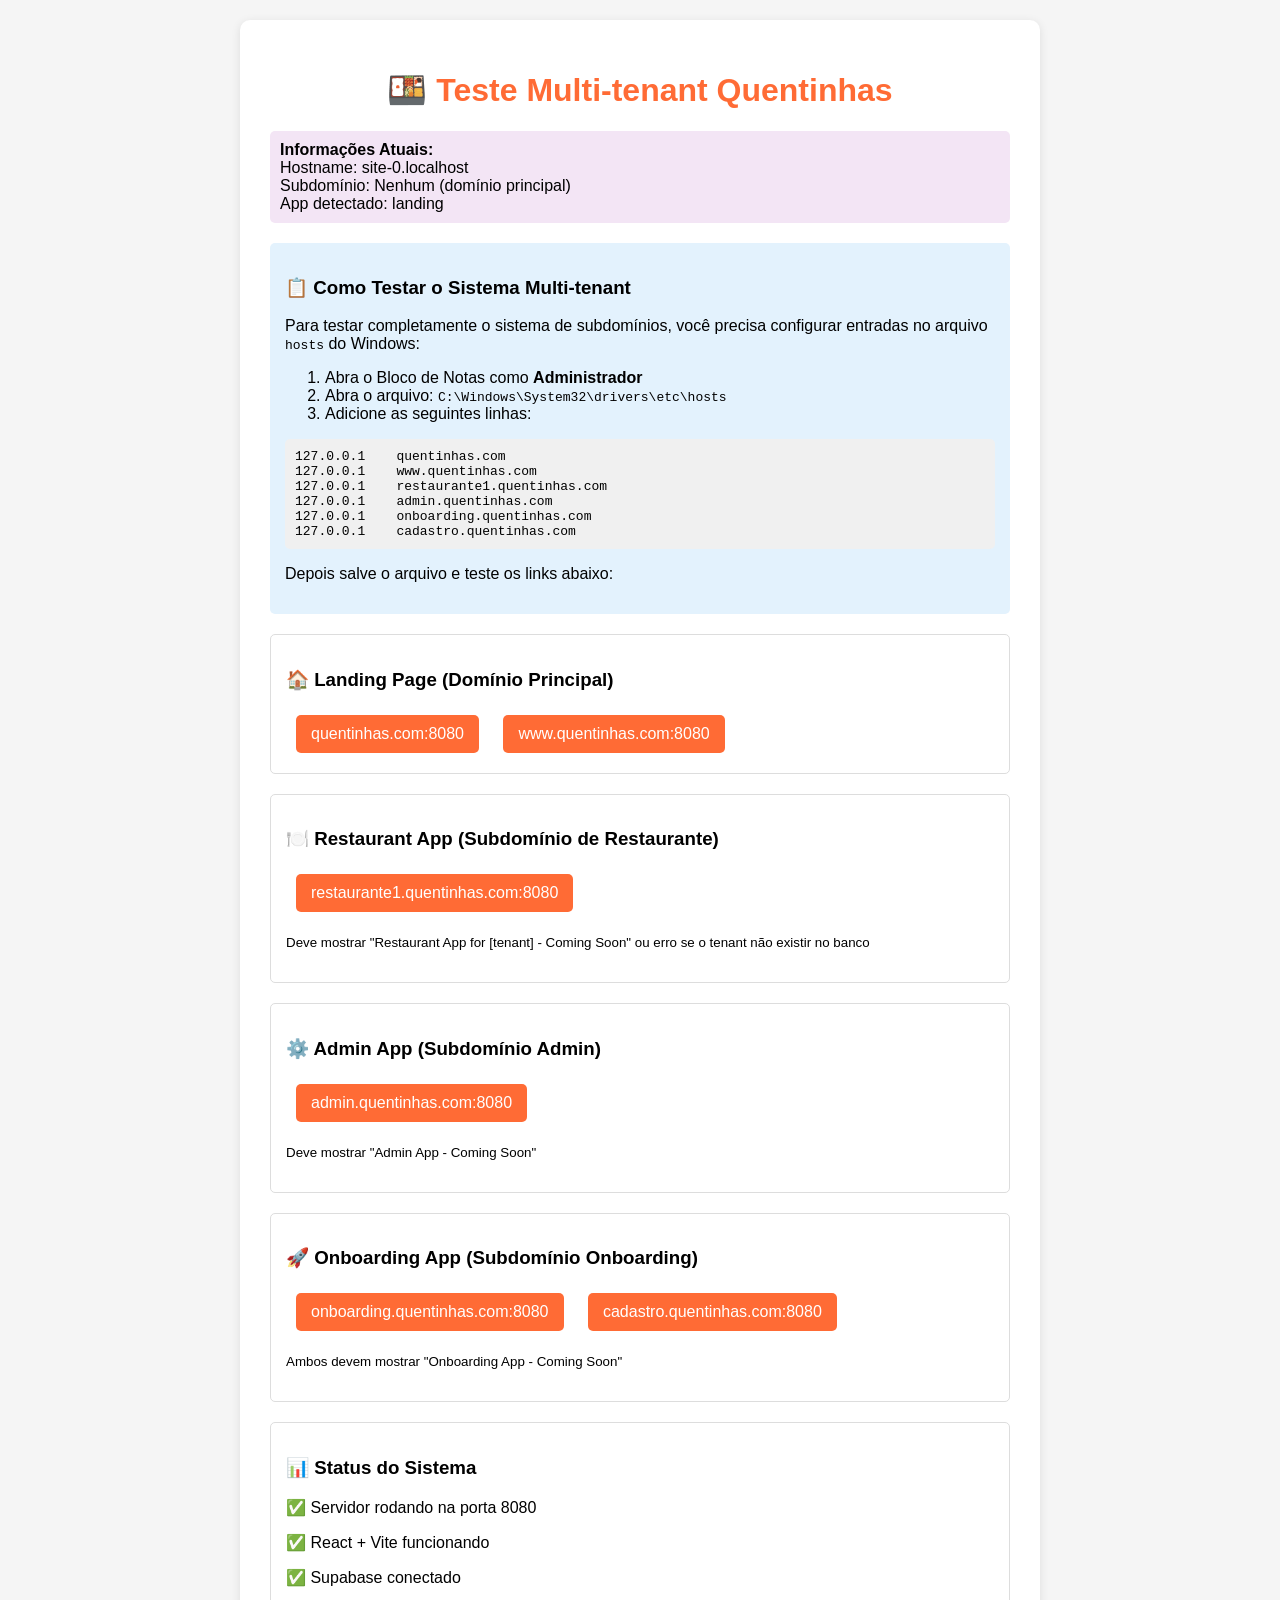
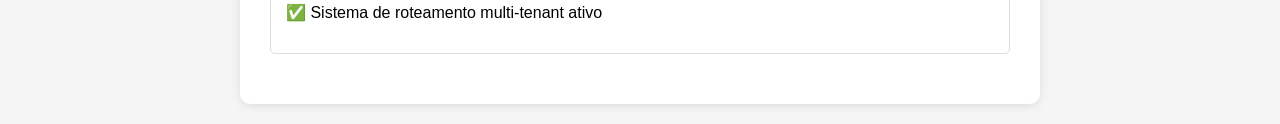
<file: test-subdomain.html>
<!DOCTYPE html>
<html lang="pt-BR">
<head>
    <meta charset="UTF-8">
    <meta name="viewport" content="width=device-width, initial-scale=1.0">
    <title>Teste Multi-tenant - Quentinhas</title>
    <style>
        body {
            font-family: Arial, sans-serif;
            max-width: 800px;
            margin: 0 auto;
            padding: 20px;
            background: #f5f5f5;
        }
        .container {
            background: white;
            padding: 30px;
            border-radius: 10px;
            box-shadow: 0 2px 10px rgba(0,0,0,0.1);
        }
        h1 {
            color: #FF6B35;
            text-align: center;
        }
        .test-section {
            margin: 20px 0;
            padding: 15px;
            border: 1px solid #ddd;
            border-radius: 5px;
        }
        .test-link {
            display: inline-block;
            margin: 5px 10px;
            padding: 10px 15px;
            background: #FF6B35;
            color: white;
            text-decoration: none;
            border-radius: 5px;
            transition: background 0.3s;
        }
        .test-link:hover {
            background: #e55a2b;
        }
        .info {
            background: #e3f2fd;
            padding: 15px;
            border-radius: 5px;
            margin: 20px 0;
        }
        .current-info {
            background: #f3e5f5;
            padding: 10px;
            border-radius: 5px;
            margin: 10px 0;
        }
    </style>
</head>
<body>
    <div class="container">
        <h1>🍱 Teste Multi-tenant Quentinhas</h1>
        
        <div class="current-info">
            <strong>Informações Atuais:</strong><br>
            <span id="current-hostname"></span><br>
            <span id="current-subdomain"></span><br>
            <span id="detected-app"></span>
        </div>

        <div class="info">
            <h3>📋 Como Testar o Sistema Multi-tenant</h3>
            <p>Para testar completamente o sistema de subdomínios, você precisa configurar entradas no arquivo <code>hosts</code> do Windows:</p>
            <ol>
                <li>Abra o Bloco de Notas como <strong>Administrador</strong></li>
                <li>Abra o arquivo: <code>C:\Windows\System32\drivers\etc\hosts</code></li>
                <li>Adicione as seguintes linhas:</li>
            </ol>
            <pre style="background: #f0f0f0; padding: 10px; border-radius: 5px;">
127.0.0.1    quentinhas.com
127.0.0.1    www.quentinhas.com
127.0.0.1    restaurante1.quentinhas.com
127.0.0.1    admin.quentinhas.com
127.0.0.1    onboarding.quentinhas.com
127.0.0.1    cadastro.quentinhas.com</pre>
            <p>Depois salve o arquivo e teste os links abaixo:</p>
        </div>

        <div class="test-section">
            <h3>🏠 Landing Page (Domínio Principal)</h3>
            <a href="http://quentinhas.com:8080" class="test-link" target="_blank">quentinhas.com:8080</a>
            <a href="http://www.quentinhas.com:8080" class="test-link" target="_blank">www.quentinhas.com:8080</a>
        </div>

        <div class="test-section">
            <h3>🍽️ Restaurant App (Subdomínio de Restaurante)</h3>
            <a href="http://restaurante1.quentinhas.com:8080" class="test-link" target="_blank">restaurante1.quentinhas.com:8080</a>
            <p><small>Deve mostrar "Restaurant App for [tenant] - Coming Soon" ou erro se o tenant não existir no banco</small></p>
        </div>

        <div class="test-section">
            <h3>⚙️ Admin App (Subdomínio Admin)</h3>
            <a href="http://admin.quentinhas.com:8080" class="test-link" target="_blank">admin.quentinhas.com:8080</a>
            <p><small>Deve mostrar "Admin App - Coming Soon"</small></p>
        </div>

        <div class="test-section">
            <h3>🚀 Onboarding App (Subdomínio Onboarding)</h3>
            <a href="http://onboarding.quentinhas.com:8080" class="test-link" target="_blank">onboarding.quentinhas.com:8080</a>
            <a href="http://cadastro.quentinhas.com:8080" class="test-link" target="_blank">cadastro.quentinhas.com:8080</a>
            <p><small>Ambos devem mostrar "Onboarding App - Coming Soon"</small></p>
        </div>

        <div class="test-section">
            <h3>📊 Status do Sistema</h3>
            <div id="system-status">
                <p>✅ Servidor rodando na porta 8080</p>
                <p>✅ React + Vite funcionando</p>
                <p>✅ Supabase conectado</p>
                <p>✅ Sistema de roteamento multi-tenant ativo</p>
            </div>
        </div>
    </div>

    <script>
        // Detectar informações atuais
        document.getElementById('current-hostname').textContent = `Hostname: ${window.location.hostname}`;
        
        // Simular a lógica de detecção de subdomínio
        function extractSubdomain(hostname) {
            const cleanHostname = hostname.replace(/^www\./, '');
            if (cleanHostname === 'quentinhas.com' || cleanHostname === 'localhost') {
                return null;
            }
            const parts = cleanHostname.split('.');
            if (parts.length >= 3 && cleanHostname.endsWith('.quentinhas.com')) {
                return parts[0];
            }
            return null;
        }

        const subdomain = extractSubdomain(window.location.hostname);
        document.getElementById('current-subdomain').textContent = `Subdomínio: ${subdomain || 'Nenhum (domínio principal)'}`;

        // Determinar qual app seria carregado
        let appType = 'landing';
        if (subdomain) {
            if (subdomain === 'admin') {
                appType = 'admin';
            } else if (subdomain === 'onboarding' || subdomain === 'cadastro') {
                appType = 'onboarding';
            } else {
                appType = 'restaurant';
            }
        }
        document.getElementById('detected-app').textContent = `App detectado: ${appType}`;
    </script>
</body>
</html>
</file>
